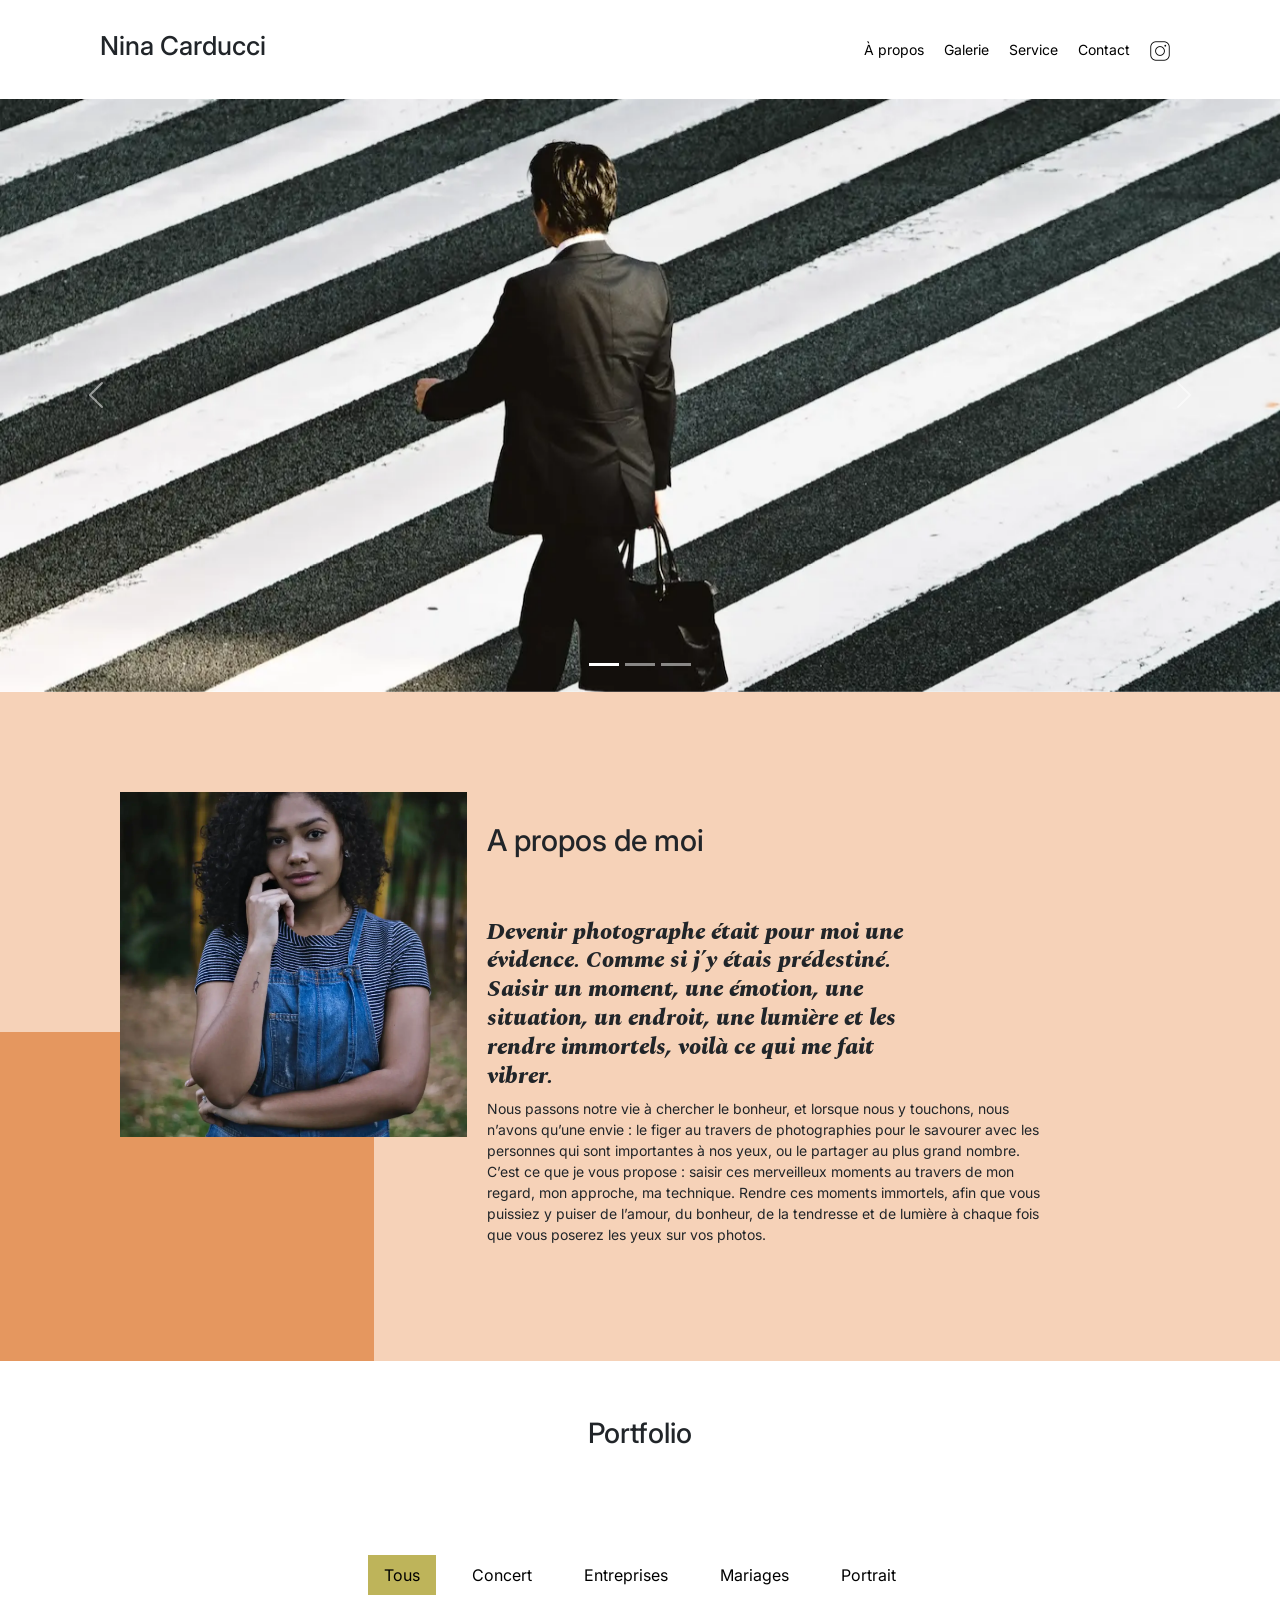
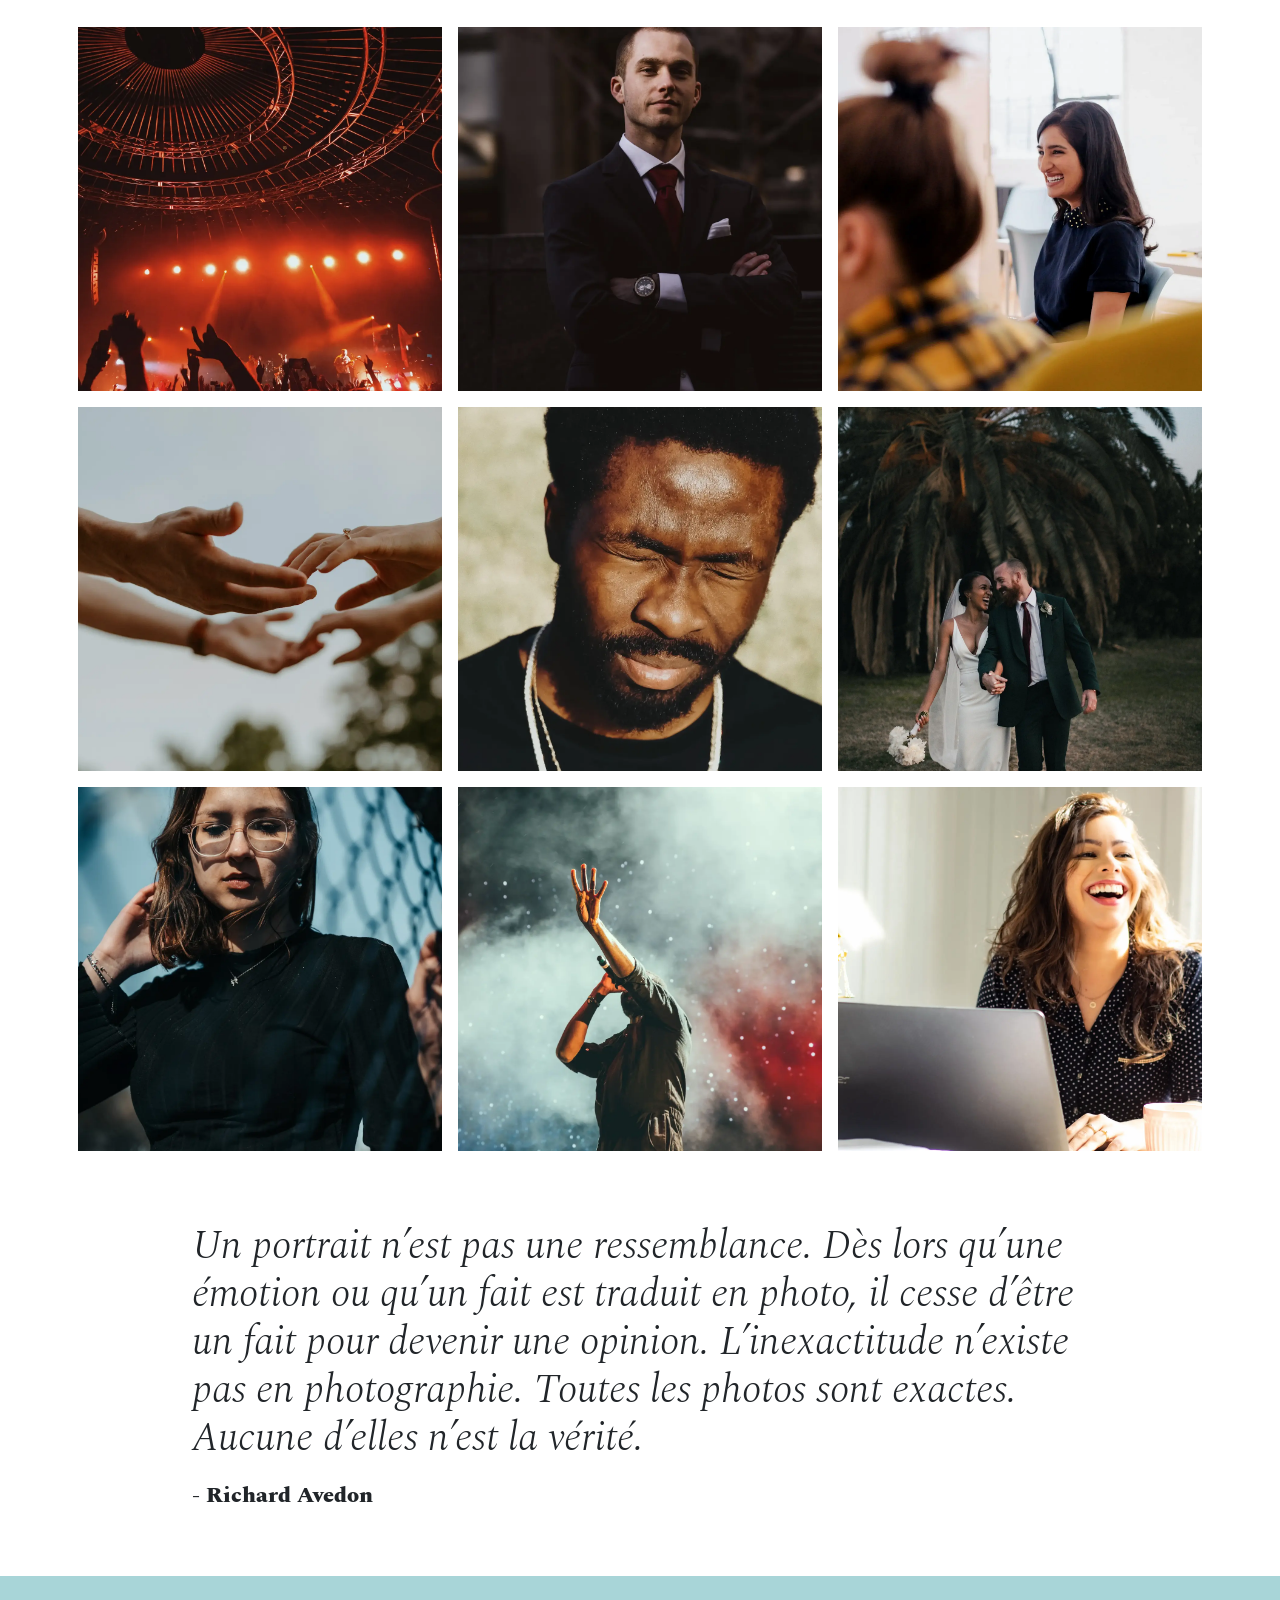
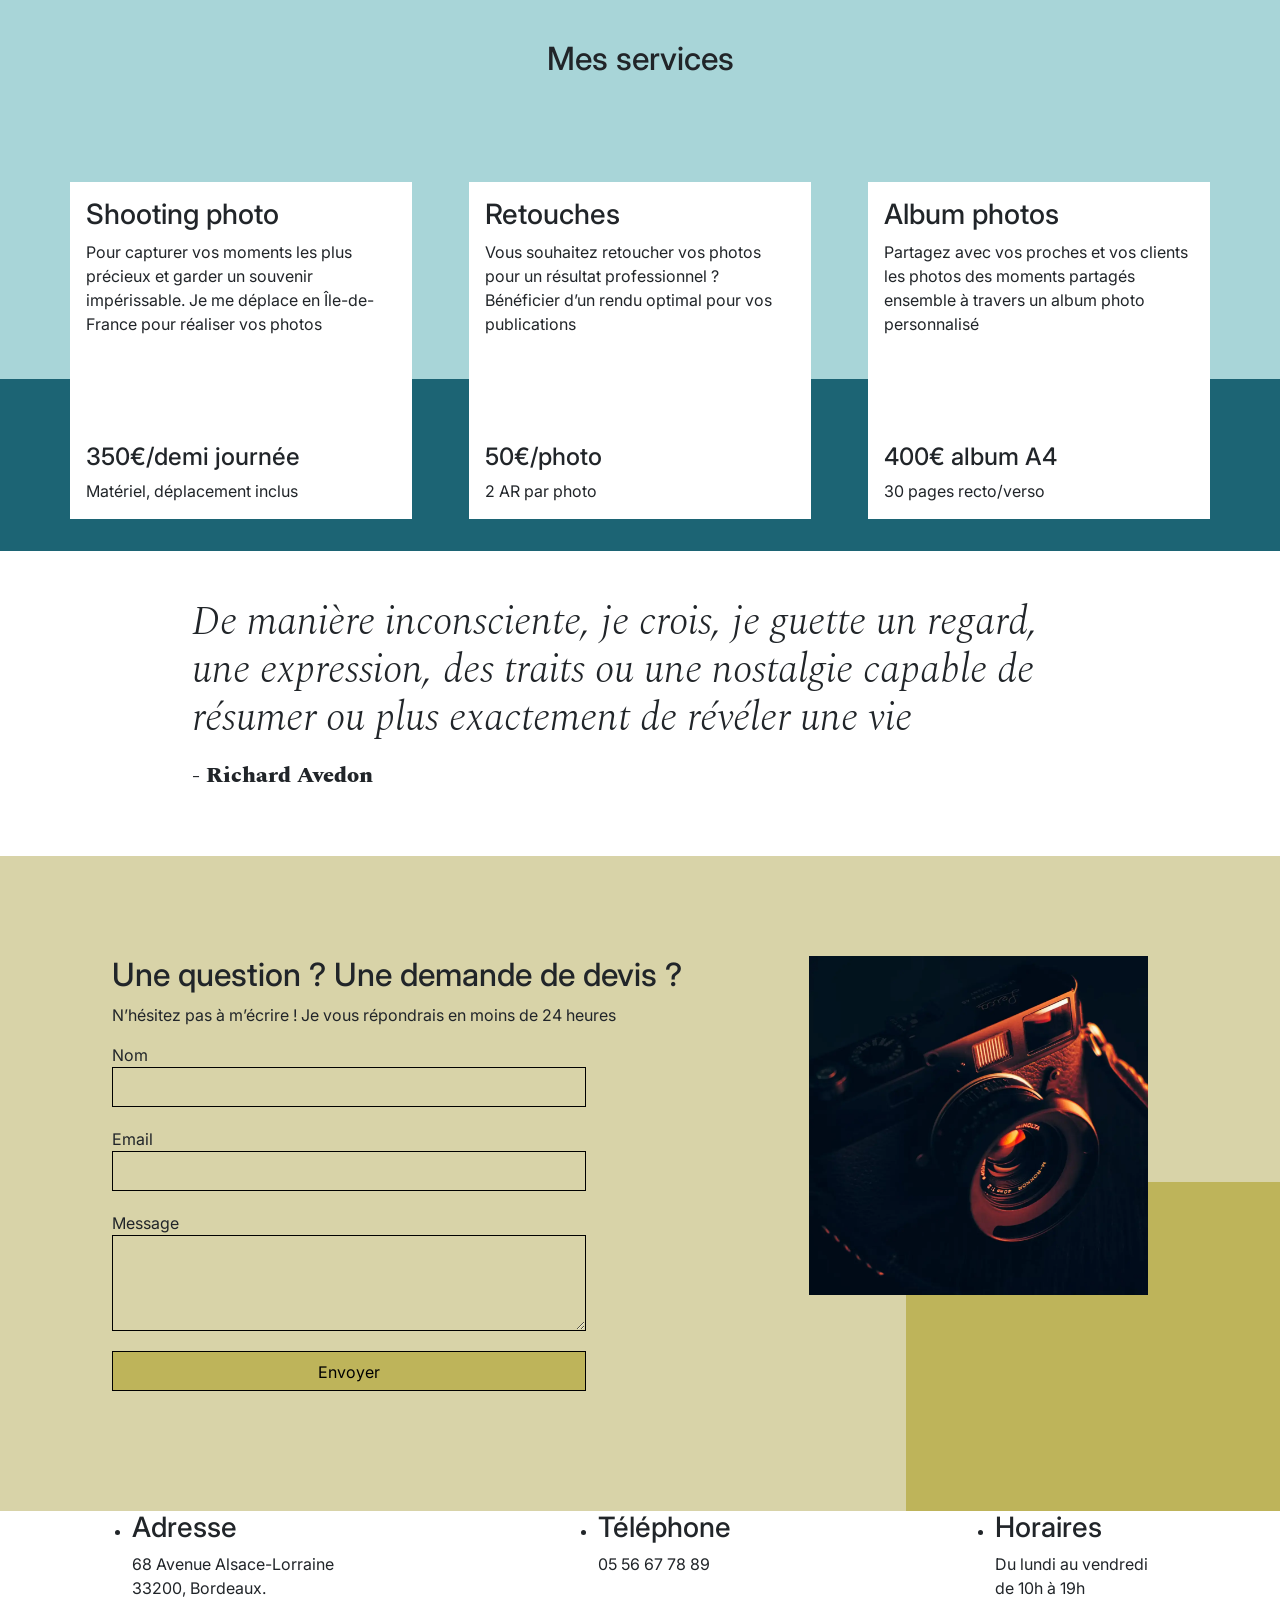
<file: index.html>
<!doctype html>
<html lang="fr-FR">
  <head>
    <title>Nina Carducci – Photographe professionnelle à Bordeaux</title>
    <meta name="viewport" content="width=device-width, initial-scale=1.0" />
    <link rel="stylesheet" href="./assets/bootstrap/bootstrap.min.css" />
    <link rel="stylesheet" href="assets/style.min.css" />
    <link rel="preconnect" href="https://fonts.googleapis.com" />
    <link rel="preconnect" href="https://fonts.gstatic.com" crossorigin />
    <link
      href="https://fonts.googleapis.com/css2?family=Inter&family=Spectral:ital,wght@0,400;1,300;1,400;1,800&display=swap"
      rel="stylesheet"
    />
    <meta charset="UTF-8" />
    <meta
      name="description"
      content="Photographe professionnelle située à Bordeaux, elle captera l'emotion de vos évenements avec passion"
    />
    <script type="application/ld+json">
      {
        "@context": "https://schema.org",
        "@type": "WebPage",
        "name": "Page d'accueil",
        "url": "https://jeanine-ontheweb.github.io/p4_optimisation/",
        "description": "Page d'accueil du site de la photographe Nina Carducci.",
        "inLanguage": "fr-FR",
        "isPartOf": {
          "@type": "WebSite",
          "name": "Nina Carducci",
          "url": "https://jeanine-ontheweb.github.io/p4_optimisation/"
        }
      }
    </script>
    <script type="application/ld+json">
      {
        "@context": "https://schema.org",
        "@type": ["LocalBusiness", "Photographer"],
        "name": "Nina Carducci",
        "image": "https://jeanine-ontheweb.github.io/p4_optimisation/assets/images/nina.webp",
        "address": {
          "@type": "PostalAddress",
          "streetAddress": "68 Avenue Alsace-Lorraine",
          "addressLocality": "Bordeaux",
          "postalCode": "33200",
          "addressCountry": "FR"
        },
        "telephone": "+33556677889",
        "openingHours": "Mo-Fr 10:00-19:00",
        "url": "https://jeanine-ontheweb.github.io/p4_optimisation/",
        "sameAs": ["https://www.instagram.com/ninacarducci.photo/?hl=fr"]
      }
    </script>
  </head>
  <body>
    <header>
      <div class="top-header">
        <h3 class="name">Nina Carducci</h3>
        <div class="nav">
          <ul>
            <li><a href="#about">À propos</a></li>
            <li><a href="#gallery">Galerie</a></li>
            <li><a href="#services">Service</a></li>
            <li><a href="#contact">Contact</a></li>
            <li>
              <a
                class="social-link"
                href="https://www.instagram.com/ninacarducci.photo/?hl=fr"
                target="_blank"
                ><img src="assets/images/instagram.webp" alt="Logo instagram"
              /></a>
            </li>
          </ul>
        </div>
      </div>
      <div id="header">
        <div
          id="carouselExampleIndicators"
          class="carousel slide"
          data-bs-ride="carousel"
        >
          <div class="carousel-indicators">
            <button
              type="button"
              data-bs-target="#carouselExampleIndicators"
              data-bs-slide-to="0"
              class="active"
              aria-current="true"
              aria-label="Slide 1"
            ></button>
            <button
              type="button"
              data-bs-target="#carouselExampleIndicators"
              data-bs-slide-to="1"
              aria-label="Slide 2"
            ></button>
            <button
              type="button"
              data-bs-target="#carouselExampleIndicators"
              data-bs-slide-to="2"
              aria-label="Slide 3"
            ></button>
          </div>
          <div class="carousel-inner">
            <div class="carousel-item active">
              <img
                src="./assets/images/slider/ryoji-iwata-wUZjnOv7t0g-unsplash.webp"
                class="d-block w-100"
                alt="Homme de dos qui marche sur un passage piéton "
              />
            </div>
            <div class="carousel-item">
              <img
                src="./assets/images/slider/nicholas-green-nPz8akkUmDI-unsplash.webp"
                class="d-block w-100"
                alt="Public qui profite d'un concert"
              />
            </div>
            <div class="carousel-item">
              <img
                src="./assets/images/slider/edward-cisneros-3_h6-1NPDGw-unsplash.webp"
                class="d-block w-100"
                alt="Mariés qui s'embrassent"
              />
            </div>
          </div>
          <button
            class="carousel-control-prev"
            type="button"
            data-bs-target="#carouselExampleIndicators"
            data-bs-slide="prev"
          >
            <span class="carousel-control-prev-icon" aria-hidden="true"></span>
            <span class="visually-hidden">Previous</span>
          </button>
          <button
            class="carousel-control-next"
            type="button"
            data-bs-target="#carouselExampleIndicators"
            data-bs-slide="next"
          >
            <span class="carousel-control-next-icon" aria-hidden="true"></span>
            <span class="visually-hidden">Next</span>
          </button>
        </div>
      </div>
    </header>
    <main>
      <div id="about">
        <div class="picture left">
          <img
            src="./assets/images/nina.webp"
            alt="Portrait de Nina Carducci"
          />
        </div>
        <div id="about-me">
          <h3 class="about-me__title">A propos de moi</h3>
          <h4 class="about-me__introduction">
            Devenir photographe était pour moi une évidence. Comme si j’y étais
            prédestiné. Saisir un moment, une émotion, une situation, un
            endroit, une lumière et les rendre immortels, voilà ce qui me fait
            vibrer.
          </h4>
          <p>
            Nous passons notre vie à chercher le bonheur, et lorsque nous y
            touchons, nous n’avons qu’une envie : le figer au travers de
            photographies pour le savourer avec les personnes qui sont
            importantes à nos yeux, ou le partager au plus grand nombre. C’est
            ce que je vous propose : saisir ces merveilleux moments au travers
            de mon regard, mon approche, ma technique. Rendre ces moments
            immortels, afin que vous puissiez y puiser de l’amour, du bonheur,
            de la tendresse et de lumière à chaque fois que vous poserez les
            yeux sur vos photos.
          </p>
        </div>
      </div>
      <div id="gallery">
        <h3 class="title">Portfolio</h3>
        <div class="container py-3">
          <div class="gallery" style="display: none">
            <img
              alt="Concert Aaron Paul"
              data-gallery-tag="Concert"
              class="gallery-item"
              src="./assets/images/gallery/concerts/aaron-paul-wnX-fXzB6Cw-unsplash.webp"
            />
            <img
              alt="Portrait d'un homme en costard"
              data-gallery-tag="Entreprises"
              class="gallery-item"
              src="./assets/images/gallery/entreprise/ali-morshedlou-WMD64tMfc4k-unsplash.webp"
            />
            <img
              alt="Potrait d'une femme en entreprise"
              data-gallery-tag="Entreprises"
              class="gallery-item"
              src="./assets/images/gallery/entreprise/jason-goodman-tHO1_OuKbg0-unsplash.webp"
            />
            <img
              alt="Mains de Mariés"
              data-gallery-tag="Mariages"
              class="gallery-item"
              src="./assets/images/gallery/mariage/hannah-busing-RvF2R_qMpRk-unsplash.webp"
            />
            <img
              alt="Homme ébloui par le soleil"
              data-gallery-tag="Portrait"
              class="gallery-item"
              src="./assets/images/gallery/portraits/ade-tunji-rVkhWWZFAtQ-unsplash.webp"
            />
            <img
              alt="Mariés qui rient"
              data-gallery-tag="Mariages"
              class="gallery-item"
              src="./assets/images/gallery/mariage/jakob-owens-SiniLJkXhMc-unsplash.webp"
            />
            <img
              alt="Portait d'une femme derrière un grillage"
              data-gallery-tag="Portrait"
              class="gallery-item"
              src="./assets/images/gallery/portraits/nino-van-prattenburg--443cl1uR_8-unsplash.webp"
            />
            <img
              alt="Portrait en concert de Austin Neill"
              data-gallery-tag="Concert"
              class="gallery-item"
              src="./assets/images/gallery/concerts/austin-neill-hgO1wFPXl3I-unsplash.webp"
            />
            <img
              alt="Portrait d'une femme qui rigole"
              data-gallery-tag="Entreprises"
              class="gallery-item"
              src="./assets/images/gallery/entreprise/mateus-campos-felipe-Fsgzm8N0hIY-unsplash.webp"
            />
          </div>
        </div>
        <div class="quote">
          <figure>
            <blockquote>
              <h1 class="quote__text">
                Un portrait n’est pas une ressemblance. Dès lors qu’une émotion
                ou qu’un fait est traduit en photo, il cesse d’être un fait pour
                devenir une opinion. L’inexactitude n’existe pas en
                photographie. Toutes les photos sont exactes. Aucune d’elles
                n’est la vérité.
              </h1>
            </blockquote>
            <figcaption class="quote__author">- Richard Avedon</figcaption>
          </figure>
        </div>
      </div>
      <div id="services">
        <h2 class="title">Mes services</h2>
        <div class="container">
          <div class="service">
            <div class="service__description">
              <h3>Shooting photo</h3>
              <p>
                Pour capturer vos moments les plus précieux et garder un
                souvenir impérissable. Je me déplace en Île-de-France pour
                réaliser vos photos
              </p>
            </div>
            <div class="service__price">
              <h4>350€/demi journée</h4>
              <span>Matériel, déplacement inclus</span>
            </div>
          </div>
          <div class="service">
            <div class="service__description">
              <h3>Retouches</h3>
              <p>
                Vous souhaitez retoucher vos photos pour un résultat
                professionnel ? Bénéficier d’un rendu optimal pour vos
                publications
              </p>
            </div>
            <div class="service__price">
              <h4>50€/photo</h4>
              <span>2 AR par photo</span>
            </div>
          </div>
          <div class="service">
            <div class="service__description">
              <h3>Album photos</h3>
              <p>
                Partagez avec vos proches et vos clients les photos des moments
                partagés ensemble à travers un album photo personnalisé
              </p>
            </div>
            <div class="service__price">
              <h4>400€ album A4</h4>
              <span>30 pages recto/verso</span>
            </div>
          </div>
        </div>
      </div>
      <div class="quote">
        <figure>
          <blockquote>
            <h1 class="quote__text">
              De manière inconsciente, je crois, je guette un regard, une
              expression, des traits ou une nostalgie capable de résumer ou plus
              exactement de révéler une vie
            </h1>
          </blockquote>
          <figcaption class="quote__author">- Richard Avedon</figcaption>
        </figure>
      </div>
      <div id="contact">
        <div class="container">
          <div class="form-container">
            <h2>Une question ? Une demande de devis ?</h2>
            <p>
              N’hésitez pas à m’écrire ! Je vous répondrais en moins de 24
              heures
            </p>
            <form action="" method="post">
              <label name="nom" for="nom">Nom</label>
              <input type="text" name="nom" id="nom" />
              <label name="email" for="email">Email</label>
              <input type="email" name="email" id="email" />
              <label name="message" for="message">Message</label>
              <textarea
                name="message"
                id="message"
                cols="30"
                rows="10"
              ></textarea>
              <input type="submit" value="Envoyer" />
            </form>
          </div>
          <div class="picture right">
            <img src="./assets/images/camera.webp" alt="appareil photo" />
          </div>
        </div>
      </div>
    </main>
    <footer>
      <ul class="infosFooter">
        <li>
          <h3>Adresse</h3>
          <p>
            68 Avenue Alsace-Lorraine <br />
            33200, Bordeaux.
          </p>
        </li>
        <li>
          <h3>Téléphone</h3>
          <p>05 56 67 78 89</p>
        </li>
        <li>
          <h3>Horaires</h3>
          <p>
            Du lundi au vendredi <br />
            de 10h à 19h
          </p>
        </li>
      </ul>
    </footer>
    <script src="./assets/bootstrap/bootstrap.bundle.min.js"></script>
    <script
      src="https://code.jquery.com/jquery-3.4.1.min.js"
      integrity="sha256-CSXorXvZcTkaix6Yvo6HppcZGetbYMGWSFlBw8HfCJo="
      crossorigin="anonymous"
    ></script>
    <script src="./assets/maugallery.min.js"></script>
    <script src="./assets/scripts.min.js"></script>
  </body>
</html>
</file>
<file: assets/style.min.css>
.about-me__introduction,
.quote,
.quote__text {
  font-style: italic;
  font-family: Spectral;
}
.quote,
.quote__author,
.quote__text {
  font-family: Spectral;
}
.service,
.top-header {
  background-color: #fff;
}
#about,
#contact {
  padding-inline: 100px;
  padding-block: 100px;
}
.picture.left::before,
.picture.right::before {
  content: " ";
  width: 374px;
  height: 329px;
  bottom: 0;
  z-index: -1;
}
body {
  max-width: 1920px;
  margin: auto;
}
* {
  font-family: Inter;
  font-style: normal;
}
.top-header {
  position: sticky;
  top: 0;
  z-index: 1000;
  display: flex;
  justify-content: space-between;
  padding-inline: 100px;
  padding-block: 30px;
  align-items: center;
}
#about,
#contact,
#services,
.item-column {
  position: relative;
}
.top-header .name {
  font-size: 26px;
}
.nav ul {
  display: flex;
  list-style-type: none;
  font-size: 14px;
  margin-bottom: 0;
}
.nav li {
  padding-inline: 10px;
}
.nav a {
  text-decoration: none;
  color: #000;
}
.social-link img {
  width: 20px;
}
#about {
  display: flex;
  background-color: #f6d2b8;
}
.picture.left::before {
  background-color: #e5975f;
  position: absolute;
  left: 0;
}
.picture {
  flex: 1;
  margin: 0 20px;
  z-index: 0;
}
.picture img {
  width: 100%;
}
#about-me,
.form-container {
  flex: 2;
}
.about-me__title {
  margin-top: 1em;
  margin-bottom: 60px;
  font-size: 30px;
}
.about-me__introduction {
  font-weight: 800;
  width: 60%;
}
#about-me p {
  width: 80%;
  font-size: 14px;
}
#gallery {
  min-height: 100vh;
}
.title {
  text-align: center;
  padding-block: 2em;
}
.gallery .nav {
  justify-content: center;
}
.nav-pills .nav-link.active,
.nav-pills .show > .nav-link {
  color: #000;
  background-color: transparent;
}
.nav-pills .nav-link .active .nav-pills .nav-link {
  color: #fff;
  background-color: #beb45a;
  border-radius: 0;
}
span.nav-link.active.active-tag {
  color: #000;
  background-color: #beb45a;
  border-radius: 0;
}
.nav-pills .nav-link {
  color: #000;
}
.item-column {
  margin-bottom: 0 !important;
  padding: 0;
}
.item-column::after {
  content: "";
  display: block;
  padding-bottom: 100%;
}
.gallery-item {
  position: absolute;
  width: 100%;
  height: 100%;
  object-fit: cover;
  padding: 0.5em;
}
.mg-next,
.mg-prev {
  width: 30px;
  height: 30px;
  border-radius: 00%;
  justify-content: center;
  align-items: center;
  display: flex;
  font-size: 24px;
}
form input,
form textarea {
  width: 100%;
  background-color: transparent;
  border: 1px solid;
  margin-bottom: 20px;
}
.quote {
  width: 70%;
  margin: auto;
  padding-block: 3em;
}
.quote__text {
  font-weight: 300;
}
.quote__author {
  font-weight: 800;
  font-size: 22px;
}
#services {
  margin: auto;
  background-color: #a8d5d8;
}
#services .container::before {
  content: " ";
  background-color: #1c6474;
  position: absolute;
  width: 100%;
  height: 30%;
  bottom: 0;
  left: 0;
  z-index: 0;
}
#services .container {
  justify-content: space-between;
  display: flex;
  padding: 2em 0;
}
.service {
  max-width: 390px;
  width: 30%;
  height: 337px;
  padding: 1em;
  display: flex;
  flex-direction: column;
  justify-content: space-between;
  z-index: 1;
}
#contact {
  margin: auto;
  background-color: #d8d3a8;
}
#contact .container {
  display: flex;
}
.picture.right::before {
  background-color: #beb45a;
  position: absolute;
  right: 0;
}
form {
  display: flex;
  flex-direction: column;
  width: 70%;
  align-items: flex-start;
}
form input {
  height: 2.5em;
}
form textarea {
  height: 5em;
  line-height: 2.5em;
  font-size: 1.2em;
}
input[type="submit"] {
  background-color: #beb45a;
  padding: 0.5em 1em;
}
.infosFooter {
  all: unset;
  flex-direction: row;
  justify-content: space-around;
}
.active-tag .active {
  color: #000 !important;
  background-color: #beb45a !important;
  border-radius: 0;
}
li .nav-item {
  background-color: transparent;
  color: #000;
}
span.nav-link.active-tag {
  background-color: #beb45a;
  border-radius: 0;
}
.ul .infosFooter,
ul.infosFooter {
  all: unset;
  display: flex;
  flex-direction: row;
  justify-content: space-around;
}
@media all and (max-width: 1180px) {
  .picture {
    flex: 2;
  }
  #about,
  #contact .container {
    align-items: center;
  }
  .about-me__title {
    margin-top: 0;
    margin-bottom: 1em;
  }
  #about-me h4,
  #about-me p {
    width: 100%;
  }
}
@media all and (max-width: 1000px) {
  .picture.left::before,
  .picture.right::before {
    height: 30%;
    position: absolute;
    z-index: -1;
    width: 100%;
  }
  #about,
  #contact .container,
  #services .container {
    flex-direction: column;
  }
  .picture {
    width: 50%;
  }
  .picture.left::before {
    bottom: auto;
    top: 0;
    left: 0;
  }
  .about-me__title {
    text-align: center;
    margin-top: 1em;
  }
  .service {
    width: 100%;
    max-width: 100%;
    height: auto;
    margin: 2em 0;
  }
  .service__description {
    margin-bottom: 1em;
  }
  #services .container::before {
    width: 30%;
    height: 100%;
    bottom: 0;
    right: 0;
    left: auto;
    z-index: 0;
  }
  #contact .picture.right {
    margin-top: 1em;
  }
  .picture.right::before {
    bottom: 0;
    right: 0;
  }
}
@media all and (max-width: 650px) {
  .top-header {
    flex-direction: column;
    padding-inline: 0;
  }
  .top-header .nav,
  .top-header .nav ul {
    width: 100%;
    padding: 0;
  }
  .top-header .nav li {
    flex: 1;
    padding-block: 1em;
    text-align: center;
  }
  .picture.left::before,
  .picture.right::before {
    height: 150px;
  }
  #services .container {
    align-items: center;
  }
  .service {
    max-width: 90%;
  }
  #about,
  #contact {
    padding-inline: 2em;
    padding-block: 2em;
  }
  form {
    width: 100%;
  }
  .picture {
    width: 80%;
  }
}
</file>
